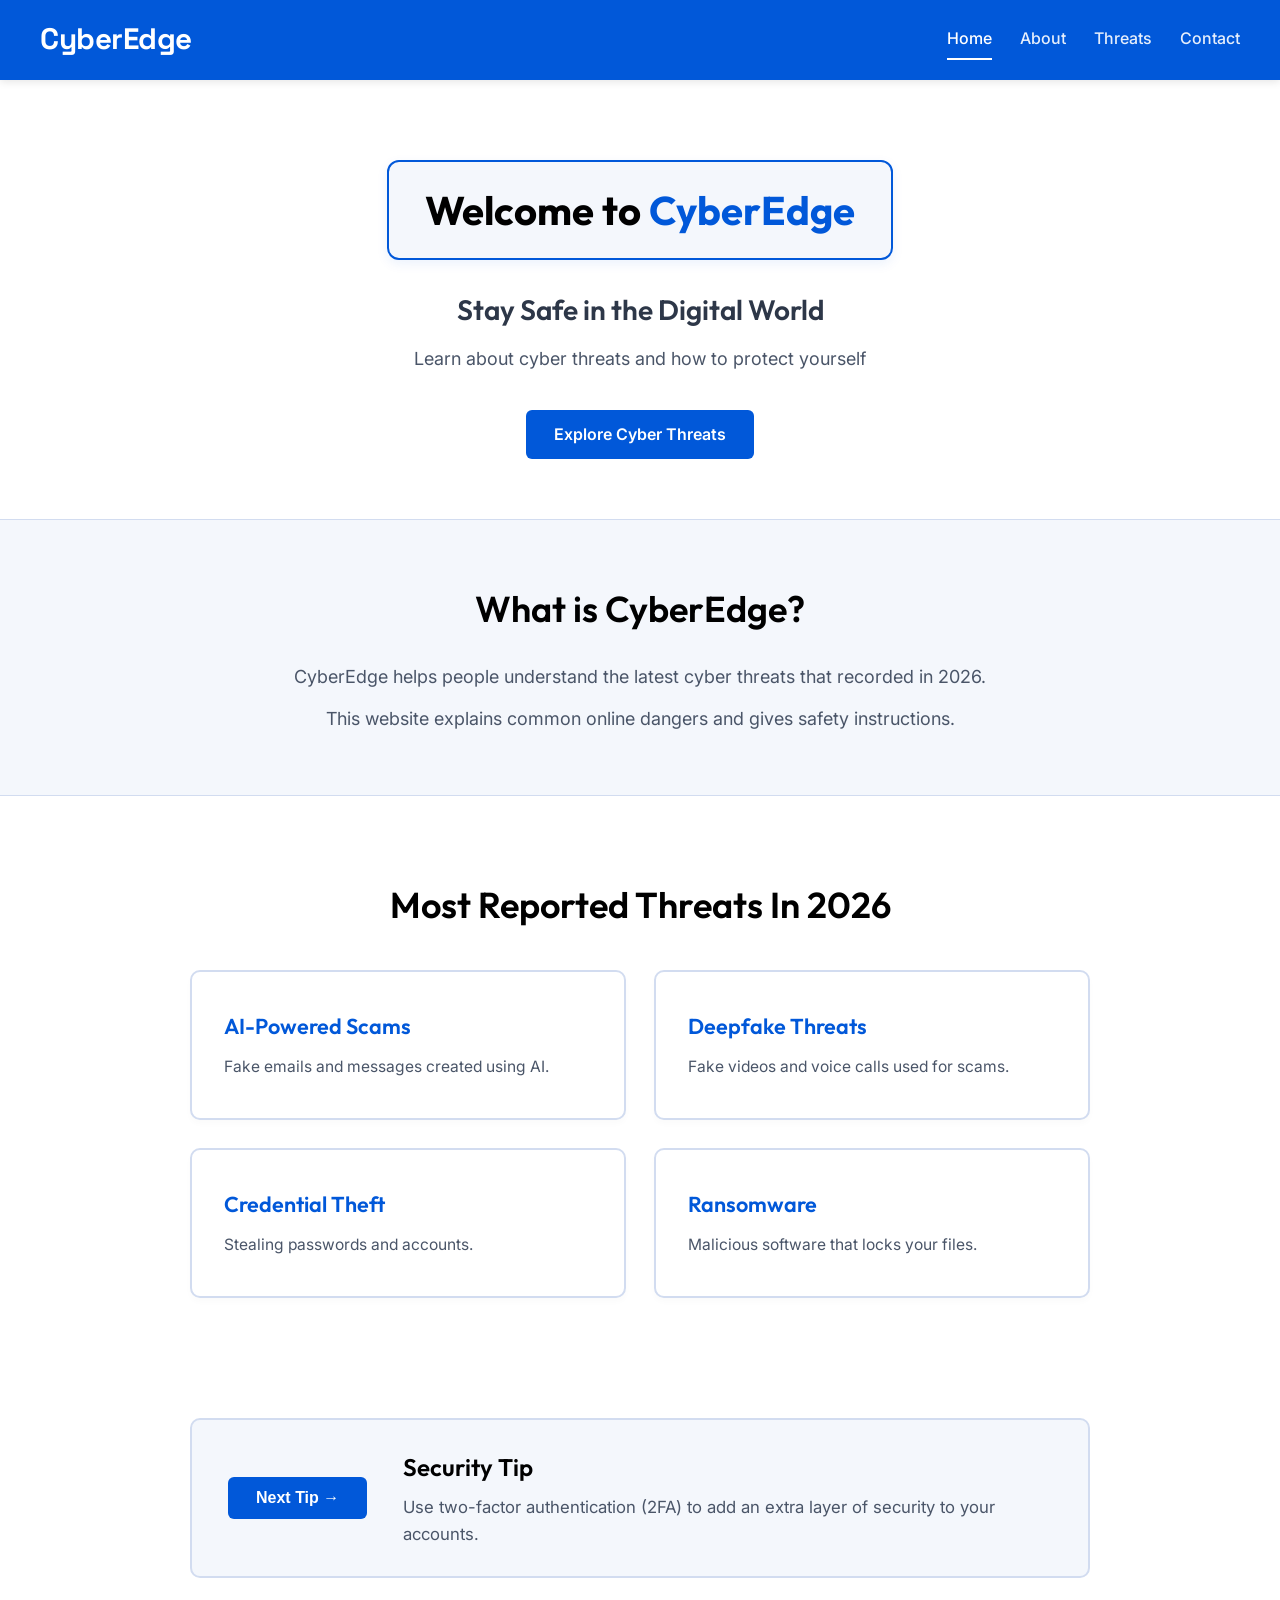
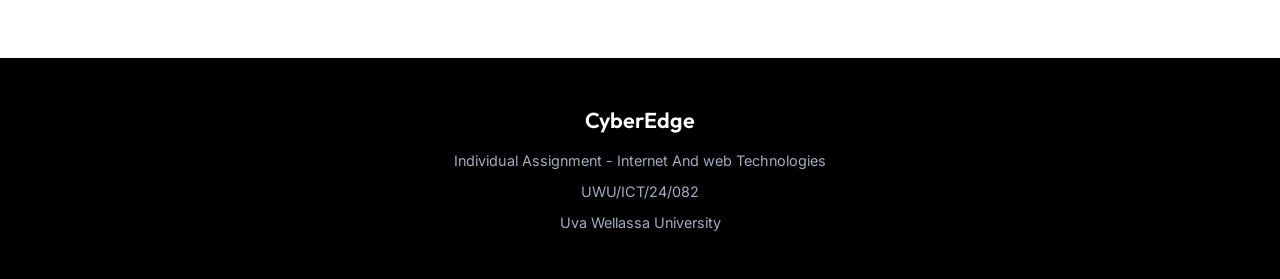
<file: Home/index.html>
<!DOCTYPE html>
<html lang="en">
<head>
    <meta charset="UTF-8">
    <meta name="viewport" content="width=device-width, initial-scale=1.0">
    <title>CyberEdge - Stay Safe Online</title>
    <link rel="preconnect" href="https://fonts.googleapis.com">
    <link rel="preconnect" href="https://fonts.gstatic.com" crossorigin>
    <link href="https://fonts.googleapis.com/css2?family=Inter:wght@400;500;600&family=Outfit:wght@500;600;700&family=Space+Grotesk:wght@700&display=swap" rel="stylesheet">
    <link rel="stylesheet" href="style.css">
</head>
<body>

    <header class="navbar-ribbon">
        <div class="nav-container">
            <a href="index.html" class="logo-link">
                <span class="logo-text">CyberEdge</span>
            </a>
            <nav class="nav-menu">
                <a href="index.html" class="nav-link active">Home</a>
                <a href="../About/about.html" class="nav-link">About</a>
                <a href="#" class="nav-link">Threats</a>
                <a href="#" class="nav-link">Contact</a>
            </nav>
        </div>
    </header>

    <main>
        <section class="hero-section">
            <div class="hero-container">
                <div class="hero-title-box">
                    <h1 class="hero-title">Welcome to <span class="blue-text">CyberEdge</span></h1>
                </div>
                <h2 class="hero-tagline">Stay Safe in the Digital World</h2>
                <p class="hero-short-line">Learn about cyber threats and how to protect yourself</p>
                <a href="#threats-section" class="btn btn-primary">Explore Cyber Threats</a>
            </div>
        </section>

        <section class="intro-section">
            <div class="section-container text-center">
                <h2 class="section-heading">What is CyberEdge?</h2>
                <div class="intro-content-box">
                    <p class="intro-text">
                        CyberEdge helps people understand the latest cyber threats that recorded in 2026.
                    </p>
                    <p class="intro-text">
                        This website explains common online dangers and gives safety instructions.
                    </p>
                </div>
            </div>
        </section>

        <section id="threats-section" class="threats-section">
            <div class="section-container">
                <h2 class="section-heading text-center">Most Reported Threats In 2026</h2>
                
                <div class="threats-grid">
                    <div class="threat-card">
                        <h3 class="threat-title"><a href="#" class="threat-link">AI-Powered Scams</a></h3>
                        <p class="threat-desc">Fake emails and messages created using AI.</p>
                    </div>
                    
                    <div class="threat-card">
                        <h3 class="threat-title"><a href="#" class="threat-link">Deepfake Threats</a></h3>
                        <p class="threat-desc">Fake videos and voice calls used for scams.</p>
                    </div>
                    
                    <div class="threat-card">
                        <h3 class="threat-title"><a href="#" class="threat-link">Credential Theft</a></h3>
                        <p class="threat-desc">Stealing passwords and accounts.</p>
                    </div>
                    
                    <div class="threat-card">
                        <h3 class="threat-title"><a href="#" class="threat-link">Ransomware</a></h3>
                        <p class="threat-desc">Malicious software that locks your files.</p>
                    </div>
                </div>
            </div>
        </section>

        <section class="security-tip-section">
            <div class="section-container">
                <div class="tip-box">
                    <div class="tip-button-container">
                        <button id="next-tip-btn" class="btn btn-secondary">Next Tip &rarr;</button>
                    </div>
                    <div class="tip-content-container">
                        <h2 class="tip-heading">Security Tip</h2>
                        <p id="tip-text" class="tip-text">Loading safety tip...</p>
                    </div>
                </div>
            </div>
        </section>
    </main>

    <footer class="footer">
        <div class="footer-container">
            <p class="footer-title">CyberEdge</p>
            <p class="footer-meta">Individual Assignment - Internet And web Technologies</p>
            <p class="footer-meta">UWU/ICT/24/082</p>
            <p class="footer-meta">Uva Wellassa University</p>
        </div>
    </footer>

    <script src="script.js"></script>
</body>
</html>
</file>
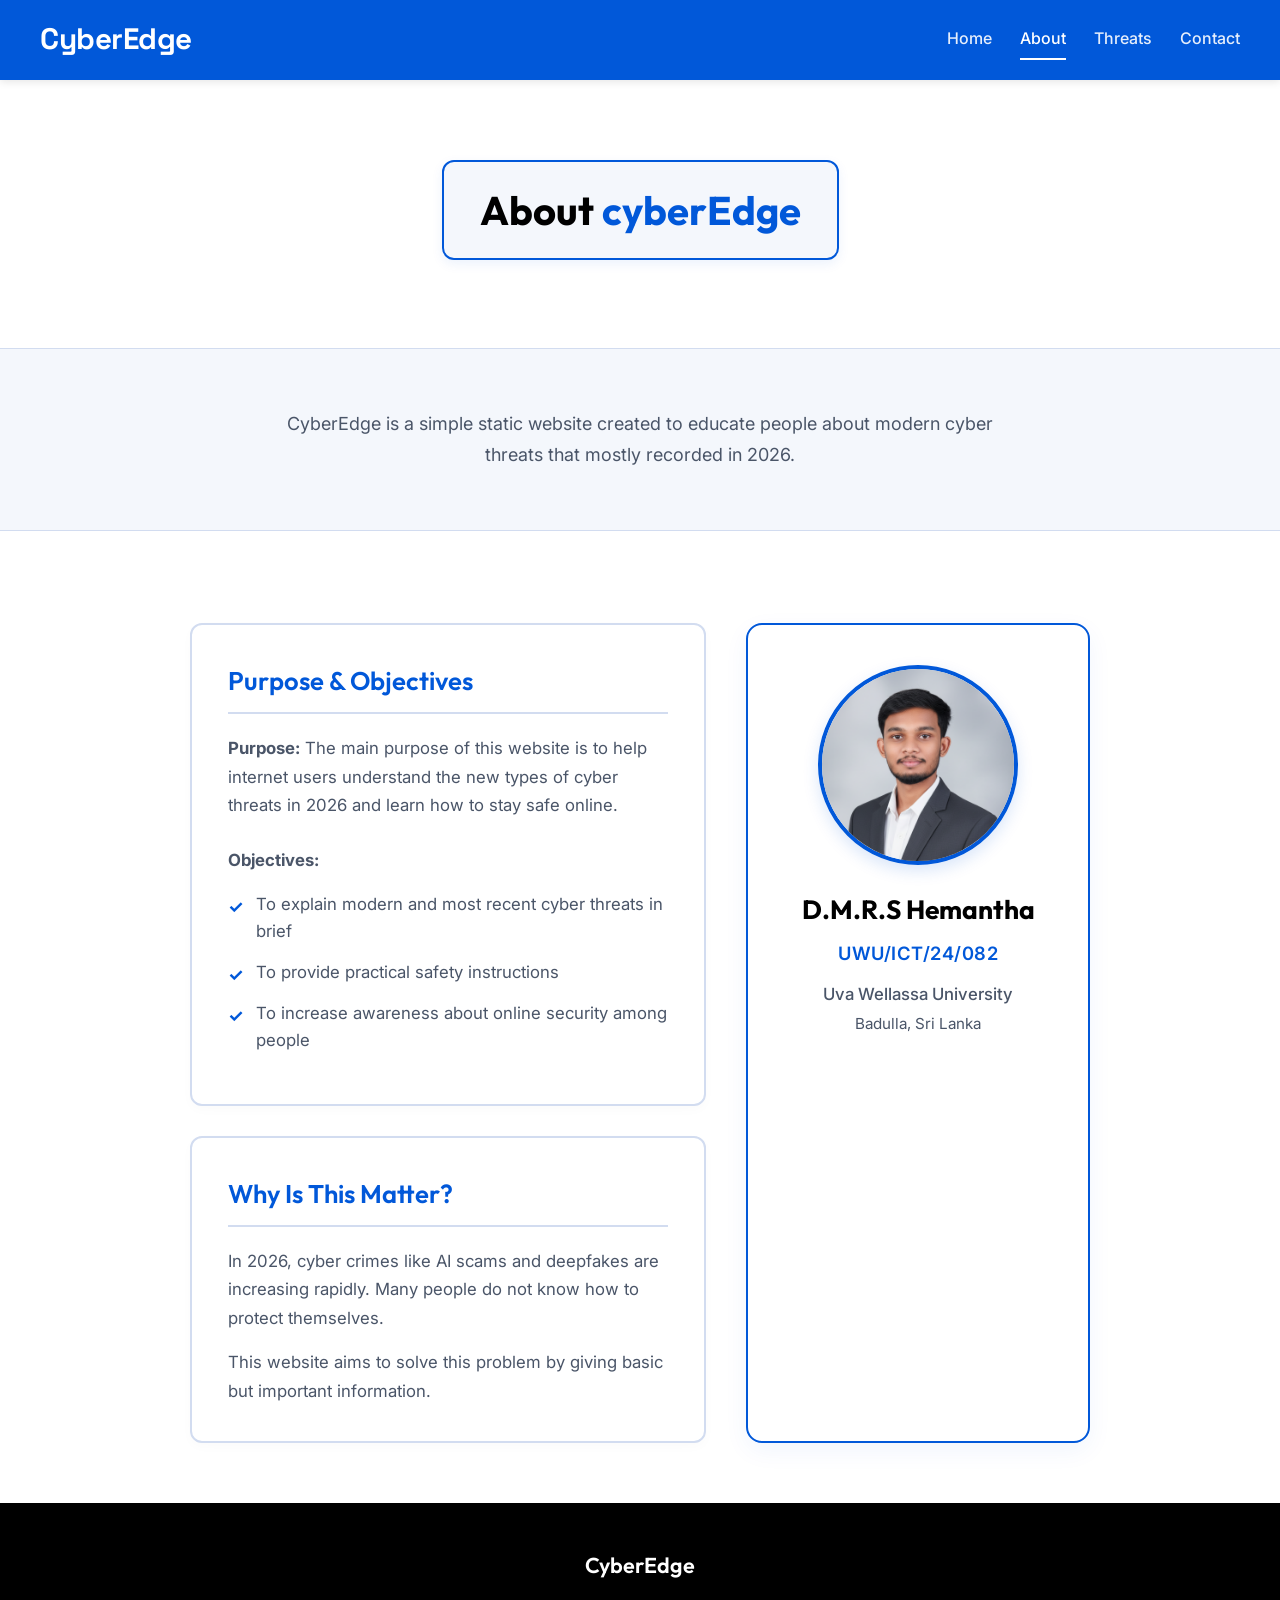
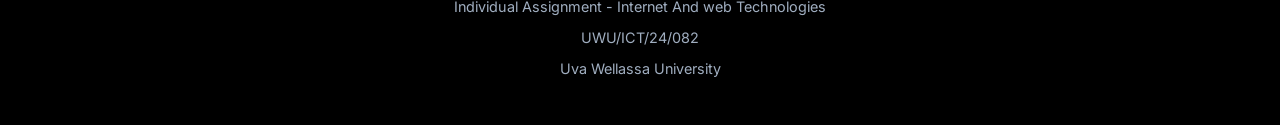
<file: About/about.html>
<!DOCTYPE html>
<html lang="en">
<head>
    <meta charset="UTF-8">
    <meta name="viewport" content="width=device-width, initial-scale=1.0">
    <title>About - CyberEdge</title>
    <link rel="preconnect" href="https://fonts.googleapis.com">
    <link rel="preconnect" href="https://fonts.gstatic.com" crossorigin>
    <link href="https://fonts.googleapis.com/css2?family=Inter:wght@400;500;600&family=Outfit:wght@500;600;700&family=Space+Grotesk:wght@700&display=swap" rel="stylesheet">
    <link rel="stylesheet" href="../Home/style.css">
</head>
<body>

    <header class="navbar-ribbon">
        <div class="nav-container">
            <a href="../Home/index.html" class="logo-link">
                <span class="logo-text">CyberEdge</span>
            </a>
            <nav class="nav-menu">
                <a href="../Home/index.html" class="nav-link">Home</a>
                <a href="about.html" class="nav-link active">About</a>
                <a href="#" class="nav-link">Threats</a>
                <a href="#" class="nav-link">Contact</a>
            </nav>
        </div>
    </header>

    <main>
        <!-- Hero Section with Title -->
        <section class="hero-section">
            <div class="hero-container">
                <div class="hero-title-box">
                    <h1 class="hero-title">About <span class="blue-text">cyberEdge</span></h1>
                </div>
            </div>
        </section>

        <!-- Introduction Section -->
        <section class="about-section alt-bg">
            <div class="section-container">
                <div class="intro-content-box">
                    <p class="intro-text text-center">
                        CyberEdge is a simple static website created to educate people about modern cyber threats that mostly recorded in 2026.
                    </p>
                </div>
            </div>
        </section>

        <!-- Main Content Section: Objectives & Profile Grid -->
        <section class="about-section">
            <div class="section-container">
                <div class="about-grid">
                    <!-- Left Column: Details -->
                    <div style="display: flex; flex-direction: column; gap: 30px;">
                        <!-- Purpose & Objectives Card -->
                        <div class="about-card">
                            <h2 class="about-card-title">Purpose & Objectives</h2>
                            <p><strong>Purpose:</strong> The main purpose of this website is to help internet users understand the new types of cyber threats in 2026 and learn how to stay safe online.</p>
                            
                            <p style="margin-top: 10px; margin-bottom: 5px;"><strong>Objectives:</strong></p>
                            <ul class="about-list">
                                <li>To explain modern and most recent cyber threats in brief</li>
                                <li>To provide practical safety instructions</li>
                                <li>To increase awareness about online security among people</li>
                            </ul>
                        </div>

                        <!-- Why Is This Matter Card -->
                        <div class="about-card">
                            <h2 class="about-card-title">Why Is This Matter?</h2>
                            <p>
                                In 2026, cyber crimes like AI scams and deepfakes are increasing rapidly. Many people do not know how to protect themselves.
                            </p>
                            <p>
                                This website aims to solve this problem by giving basic but important information.
                            </p>
                        </div>
                    </div>

                    <!-- Right Column: About Me Profile Card -->
                    <div>
                        <div class="profile-card">
                            <div class="profile-img-container">
                                <img src="Profile.jpg" alt="D.M.R.S Hemantha Profile Image" class="profile-img">
                            </div>
                            <h2 class="profile-name">D.M.R.S Hemantha</h2>
                            <p class="profile-id">UWU/ICT/24/082</p>
                            <p class="profile-uni">Uva Wellassa University</p>
                            <p class="profile-location">Badulla, Sri Lanka</p>
                        </div>
                    </div>
                </div>
            </div>
        </section>
    </main>

    <footer class="footer">
        <div class="footer-container">
            <p class="footer-title">CyberEdge</p>
            <p class="footer-meta">Individual Assignment - Internet And web Technologies</p>
            <p class="footer-meta">UWU/ICT/24/082</p>
            <p class="footer-meta">Uva Wellassa University</p>
        </div>
    </footer>

</body>
</html>
</file>
<file: Home/style.css>
:root {
    --primary-color: #0158D9;
    --primary-hover: #0143a3;
    --text-color-dark: #111111;
    --text-color-medium: #4a5568;
    --text-color-light: #ffffff;
    --background-light: #f4f7fc;
    --background-card: #ffffff;
    --border-color: #d2dcf0;
    --font-heading: 'Outfit', sans-serif;
    --font-body: 'Inter', sans-serif;
    --font-logo: 'Space Grotesk', sans-serif;
}

* {
    box-sizing: border-box;
    margin: 0;
    padding: 0;
}

html {
    scroll-behavior: smooth;
}

body {
    font-family: var(--font-body);
    background-color: var(--background-card);
    color: var(--text-color-dark);
    line-height: 1.6;
    -webkit-font-smoothing: antialiased;
}

h1, h2, h3, h4 {
    font-family: var(--font-heading);
    font-weight: 600;
}

a {
    text-decoration: none;
    color: inherit;
}

.navbar-ribbon {
    background-color: var(--primary-color);
    min-height: 80px;
    display: flex;
    align-items: center;
    position: sticky;
    top: 0;
    z-index: 1000;
    box-shadow: 0 2px 8px rgba(0, 0, 0, 0.1);
}

.nav-container {
    display: flex;
    justify-content: space-between;
    align-items: center;
    width: 100%;
    max-width: 100%;
    margin: 0;
    padding: 0 40px;
}

.logo-link {
    display: flex;
    align-items: center;
}

.logo-text {
    font-family: var(--font-logo);
    font-size: 1.85rem;
    font-weight: 700;
    color: var(--text-color-light);
    letter-spacing: -0.5px;
}

.nav-menu {
    display: flex;
    gap: 28px;
}

.nav-link {
    color: rgba(255, 255, 255, 0.9);
    font-weight: 500;
    font-size: 1rem;
    padding: 6px 0;
    border-bottom: 2px solid transparent;
    transition: color 0.2s ease, border-color 0.2s ease;
}

.nav-link:hover, 
.nav-link.active {
    color: var(--text-color-light);
    border-bottom-color: var(--text-color-light);
}

.hero-section {
    padding: 80px 20px 60px 20px;
    text-align: center;
    background-color: var(--background-card);
}

.hero-container {
    max-width: 800px;
    margin: 0 auto;
    display: flex;
    flex-direction: column;
    align-items: center;
}

.hero-title-box {
    border: 2.5px solid var(--primary-color);
    border-radius: 12px;
    padding: 16px 36px;
    margin-bottom: 28px;
    display: inline-block;
    background-color: var(--background-light);
    box-shadow: 0 4px 12px rgba(1, 88, 217, 0.08);
}

.hero-title {
    font-size: 2.5rem;
    color: #000000;
    font-weight: 700;
}

.blue-text {
    color: var(--primary-color);
}

.hero-tagline {
    font-size: 1.75rem;
    color: #2d3748;
    margin-bottom: 12px;
    font-weight: 600;
}

.hero-short-line {
    font-size: 1.125rem;
    color: var(--text-color-medium);
    margin-bottom: 36px;
    max-width: 600px;
}

.btn {
    display: inline-block;
    padding: 12px 28px;
    font-size: 1rem;
    font-weight: 600;
    border-radius: 6px;
    cursor: pointer;
    border: none;
    text-align: center;
    transition: background-color 0.2s ease;
}

.btn-primary {
    background-color: var(--primary-color);
    color: var(--text-color-light);
}

.btn-primary:hover {
    background-color: var(--primary-hover);
}

.btn-secondary {
    background-color: var(--primary-color);
    color: var(--text-color-light);
}

.btn-secondary:hover {
    background-color: var(--primary-hover);
}

.intro-section {
    padding: 60px 20px;
    background-color: var(--background-light);
    border-top: 1px solid var(--border-color);
    border-bottom: 1px solid var(--border-color);
}

.section-container {
    max-width: 900px;
    margin: 0 auto;
}

.section-heading {
    font-size: 2.25rem;
    color: #000000;
    margin-bottom: 24px;
}

.intro-content-box {
    max-width: 750px;
    margin: 0 auto;
}

.intro-text {
    font-size: 1.125rem;
    color: var(--text-color-medium);
    margin-bottom: 12px;
    line-height: 1.7;
}

.intro-text:last-child {
    margin-bottom: 0;
}

.text-center {
    text-align: center;
}

.threats-section {
    padding: 80px 20px;
    background-color: var(--background-card);
}

.threats-grid {
    display: grid;
    grid-template-columns: repeat(2, 1fr);
    gap: 28px;
    max-width: 900px;
    margin: 36px auto 0 auto;
}

.threat-card {
    background-color: var(--background-card);
    border: 2px solid var(--border-color);
    border-radius: 10px;
    padding: 32px;
    display: flex;
    flex-direction: column;
    justify-content: center;
    min-height: 150px;
    box-shadow: 0 4px 6px rgba(0, 0, 0, 0.02);
    transition: transform 0.3s cubic-bezier(0.165, 0.84, 0.44, 1), border-color 0.3s ease, box-shadow 0.3s ease;
}

.threat-card:hover {
    border-color: var(--primary-color);
    transform: translateY(-4px);
    box-shadow: 0 12px 24px rgba(1, 88, 217, 0.06);
}

.threat-title {
    font-size: 1.35rem;
    margin-bottom: 12px;
    font-weight: 600;
}

.threat-link {
    color: var(--primary-color);
    transition: text-decoration 0.2s ease;
}

.threat-link:hover {
    text-decoration: underline;
}

.threat-desc {
    font-size: 0.975rem;
    color: var(--text-color-medium);
}

.security-tip-section {
    padding: 40px 20px 80px 20px;
    background-color: var(--background-card);
}

.tip-box {
    max-width: 900px;
    margin: 0 auto;
    border: 2px solid var(--border-color);
    border-radius: 10px;
    padding: 28px 36px;
    display: flex;
    align-items: center;
    gap: 36px;
    background-color: var(--background-light);
}

.tip-button-container {
    flex-shrink: 0;
}

.tip-content-container {
    flex-grow: 1;
}

.tip-heading {
    font-size: 1.5rem;
    color: #000000;
    margin-bottom: 8px;
}

.tip-text {
    font-size: 1.05rem;
    color: var(--text-color-medium);
    line-height: 1.6;
}

.footer {
    background-color: #000000;
    color: #ffffff;
    padding: 45px 20px;
    text-align: center;
}

.footer-container {
    max-width: 600px;
    margin: 0 auto;
    display: flex;
    flex-direction: column;
    gap: 8px;
}

.footer-title {
    font-size: 1.35rem;
    font-weight: 600;
    color: var(--text-color-light);
    margin-bottom: 4px;
    font-family: var(--font-heading);
}

.footer-meta {
    font-size: 0.9rem;
    color: #a0aec0;
}

/* About Page Specific Styles */
.about-section {
    padding: 60px 20px;
    background-color: var(--background-card);
}

.about-section.alt-bg {
    background-color: var(--background-light);
    border-top: 1px solid var(--border-color);
    border-bottom: 1px solid var(--border-color);
}

.about-grid {
    display: grid;
    grid-template-columns: 1.2fr 0.8fr;
    gap: 40px;
    margin-top: 32px;
}

.about-card {
    background-color: var(--background-card);
    border: 2px solid var(--border-color);
    border-radius: 12px;
    padding: 36px;
    box-shadow: 0 4px 12px rgba(0, 0, 0, 0.02);
    display: flex;
    flex-direction: column;
    justify-content: center;
    transition: transform 0.3s cubic-bezier(0.165, 0.84, 0.44, 1), border-color 0.3s ease, box-shadow 0.3s ease;
}

.about-card:hover {
    transform: translateY(-5px);
    border-color: var(--primary-color);
    box-shadow: 0 12px 28px rgba(1, 88, 217, 0.08);
}

.about-card-title {
    font-size: 1.6rem;
    color: var(--primary-color);
    margin-bottom: 20px;
    border-bottom: 2px solid var(--border-color);
    padding-bottom: 10px;
    font-family: var(--font-heading);
    font-weight: 600;
}

.about-card p {
    font-size: 1.05rem;
    color: var(--text-color-medium);
    margin-bottom: 16px;
    line-height: 1.7;
}

.about-card p:last-child {
    margin-bottom: 0;
}

.about-list {
    list-style: none;
    margin-top: 12px;
}

.about-list li {
    font-size: 1.05rem;
    color: var(--text-color-medium);
    position: relative;
    padding-left: 28px;
    margin-bottom: 14px;
    line-height: 1.6;
    transition: transform 0.2s ease, color 0.2s ease;
}

.about-list li:hover {
    transform: translateX(4px);
    color: var(--text-color-dark);
}

.about-list li::before {
    content: "✓";
    position: absolute;
    left: 0;
    top: 2px;
    color: var(--primary-color);
    font-weight: 700;
    font-size: 1.1rem;
    transition: transform 0.2s ease;
}

.about-list li:hover::before {
    transform: scale(1.25);
}

/* About Me Profile Card */
.profile-card {
    display: flex;
    flex-direction: column;
    align-items: center;
    text-align: center;
    background-color: var(--background-card);
    border: 2.5px solid var(--primary-color);
    border-radius: 16px;
    padding: 40px 30px;
    box-shadow: 0 8px 24px rgba(1, 88, 217, 0.06);
    height: 100%;
    transition: transform 0.3s cubic-bezier(0.165, 0.84, 0.44, 1), box-shadow 0.3s ease, border-color 0.3s ease;
}

.profile-card:hover {
    transform: translateY(-5px);
    box-shadow: 0 16px 36px rgba(1, 88, 217, 0.12);
}

.profile-img-container {
    width: 200px;
    height: 200px;
    border-radius: 50%;
    overflow: hidden;
    margin-bottom: 24px;
    border: 4px solid var(--primary-color);
    box-shadow: 0 6px 16px rgba(1, 88, 217, 0.15);
    transition: transform 0.3s cubic-bezier(0.165, 0.84, 0.44, 1), border-color 0.3s ease, box-shadow 0.3s ease;
}

.profile-card:hover .profile-img-container {
    border-color: var(--primary-hover);
    box-shadow: 0 8px 24px rgba(1, 88, 217, 0.25);
}

.profile-img {
    width: 100%;
    height: 100%;
    object-fit: cover;
    object-position: center top;
    transition: transform 0.5s cubic-bezier(0.165, 0.84, 0.44, 1);
}

.profile-card:hover .profile-img {
    transform: scale(1.08);
}

.profile-name {
    font-size: 1.65rem;
    color: #000000;
    margin-bottom: 8px;
    font-weight: 700;
}

.profile-id {
    font-size: 1.15rem;
    color: var(--primary-color);
    font-weight: 600;
    margin-bottom: 12px;
    letter-spacing: 0.5px;
}

.profile-uni {
    font-size: 1.05rem;
    color: var(--text-color-medium);
    margin-bottom: 4px;
    font-weight: 500;
}

.profile-location {
    font-size: 0.95rem;
    color: var(--text-color-medium);
}

@media (max-width: 768px) {
    .nav-container {
        flex-direction: column;
        gap: 16px;
        padding: 16px 20px;
    }
    
    .navbar-ribbon {
        min-height: auto;
    }
    
    .nav-menu {
        width: 100%;
        justify-content: center;
        gap: 20px;
    }
    
    .hero-title-box {
        padding: 12px 24px;
        width: 90%;
    }
    
    .hero-title {
        font-size: 2rem;
    }
    
    .hero-tagline {
        font-size: 1.45rem;
    }
    
    .threats-grid {
        grid-template-columns: 1fr;
        gap: 20px;
    }
    
    .tip-box {
        flex-direction: column;
        text-align: center;
        gap: 24px;
        padding: 28px 20px;
    }
    
    .tip-button-container {
        width: 100%;
        order: 2;
    }
    
    .btn-secondary {
        width: 100%;
        max-width: 250px;
    }

    .about-grid {
        grid-template-columns: 1fr;
        gap: 32px;
    }

    .profile-card {
        padding: 30px 20px;
    }
}
</file>
